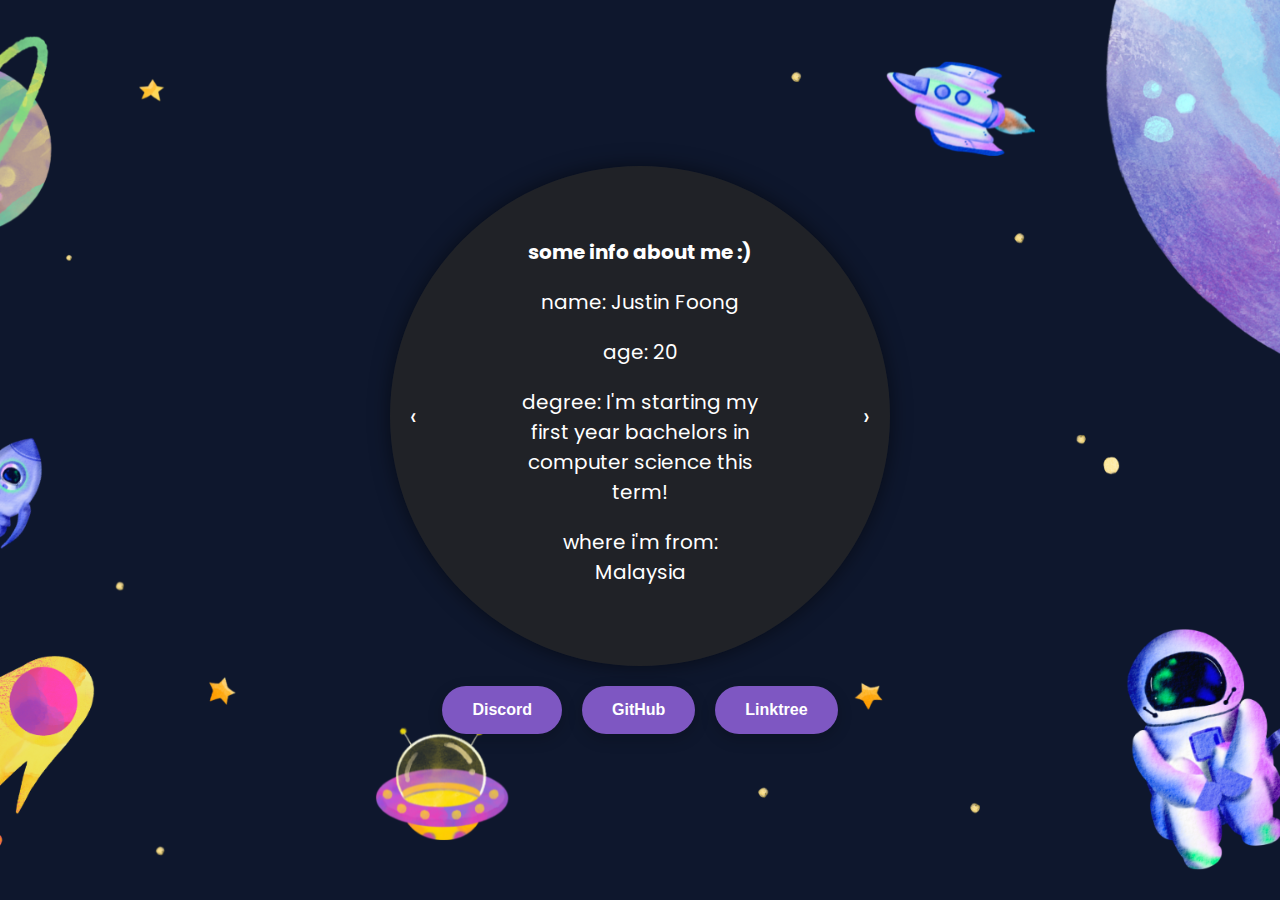
<file: index.html>
<!DOCTYPE html>
<html lang="en">
<head>
    <meta charset="UTF-8">
    <meta name="viewport" content="width=device-width, initial-scale=1.0">
    <title>hello!</title>
    <link rel="stylesheet" href="https://cdnjs.cloudflare.com/ajax/libs/font-awesome/5.15.3/css/all.min.css">
    <link rel="stylesheet" href="styles.css">
</head>
<body>
    <div class="profile-container">
        <div class="profile-carousel">
            <div class="profile-info active">
                <h1>some info about me :)</h1>
                <p>name: Justin Foong</p>
                <p>age: 20</p>
                <p>degree: I'm starting my first year bachelors in computer science this term!</p>
                <p>where i'm from: Malaysia</p>
            </div>
            <div class="profile-info">
                <h2>About My Coding</h2>
                <p>I started coding at the age of 14, but quickly fell out of it and only recently picked it up again nearing the end of high school. I'm primarily a python coder, and love coding twitter and discord bots, although I do code in other languages like html, css, javascript and php as well!</p>
            </div>
            <div class="profile-info">
                <h2>some MORE info about me :0</h2>
                <p>I love cooking, playing video games and coding in my free time. I've recently been addicted to a roblox game which has taken up most of my time these days 😵</p>
            </div>
        </div>
        <div class="arrow prev" onclick="prevSection()">&#8249;</div>
        <div class="arrow next" onclick="nextSection()">&#8250;</div>
    </div>

    <div class="buttons">
        <button id="discordbutton" onclick="copyDiscord()">Discord</button>
        <a href="https://github.com/JustinFoong" target="_blank"><button>GitHub</button></a>
        <a href="http://linktr.ee/kerdoosh" target="_blank"><button>Linktree</button></a>
    </div>

    <script>
        const infoSections = document.querySelectorAll('.profile-info');
        let currentSection = 0;

        function showSection(index) {
            infoSections.forEach((section, i) => {
                section.classList.toggle('active', i === index);
            });
        }

        function prevSection() {
            currentSection = (currentSection - 1 + infoSections.length) % infoSections.length;
            showSection(currentSection);
        }

        function nextSection() {
            currentSection = (currentSection + 1) % infoSections.length;
            showSection(currentSection);
        }

        showSection(currentSection);

        function copyDiscord() {
            const discordbutton = document.getElementById('discordbutton');
            navigator.clipboard.writeText('crown._')
                .then(() => {
                    discordbutton.textContent = 'Username copied';
                    setTimeout(() => {
                        discordbutton.textContent = 'Discord';
                    }, 2000);
                })
                .catch((error) => {
                    console.error('Failed to copy text: ', error);
                });
        }
    </script>
</body>
</html>
</file>
<file: styles.css>
@import url('https://fonts.googleapis.com/css2?family=Poppins:wght@400;600;700&display=swap');

body {
    font-family: 'Poppins', Arial, sans-serif;
    background-image: url('asdf.png');
    background-size: cover;
    background-position: center;
    color: #fff;
    display: flex;
    flex-direction: column;
    justify-content: center;
    align-items: center;
    height: 100vh;
    margin: 0;
    overflow: hidden;
}

.profile-container {
    position: relative;
    width: 500px;
    height: 500px;
}

.profile-carousel {
    position: absolute;
    top: 50%;
    left: 50%;
    transform: translate(-50%, -50%);
    width: 500px;
    height: 500px;
    border-radius: 50%;
    background-color: rgba(37, 37, 37, 0.8);
    box-shadow: 0 0 20px rgba(0, 0, 0, 0.5);
    overflow: hidden;
    display: flex;
    justify-content: center;
    align-items: center;
}

.profile-info {
    position: absolute;
    top: 50%;
    left: 50%;
    transform: translate(-50%, -50%);
    text-align: center;
    opacity: 0;
    transition: opacity 0.5s ease;
}

.profile-info.active {
    opacity: 1;
}

.profile-info h1, .profile-info h2, .profile-info p {
    font-size: 20px;
    line-height: 1.5;
}

.arrow {
    position: absolute;
    top: 50%;
    transform: translateY(-50%);
    font-size: 24px;
    color: #fff;
    cursor: pointer;
    z-index: 3;
}

.arrow.prev {
    left: 20px;
}

.arrow.next {
    right: 20px;
}

.buttons {
    display: flex;
    justify-content: center;
    margin-top: 20px;
}

.buttons button {
    margin: 0 10px;
    padding: 15px 30px;
    background-color: #7e57c2;
    color: #fff;
    border: none;
    border-radius: 30px;
    font-size: 16px;
    font-weight: 600;
    cursor: pointer;
    transition: background-color 0.3s ease, transform 0.3s ease;
    box-shadow: 0 5px 15px rgba(0, 0, 0, 0.2);
}

.buttons button:hover {
    background-color: #5e35b1;
    transform: translateY(-3px);
}
</file>
